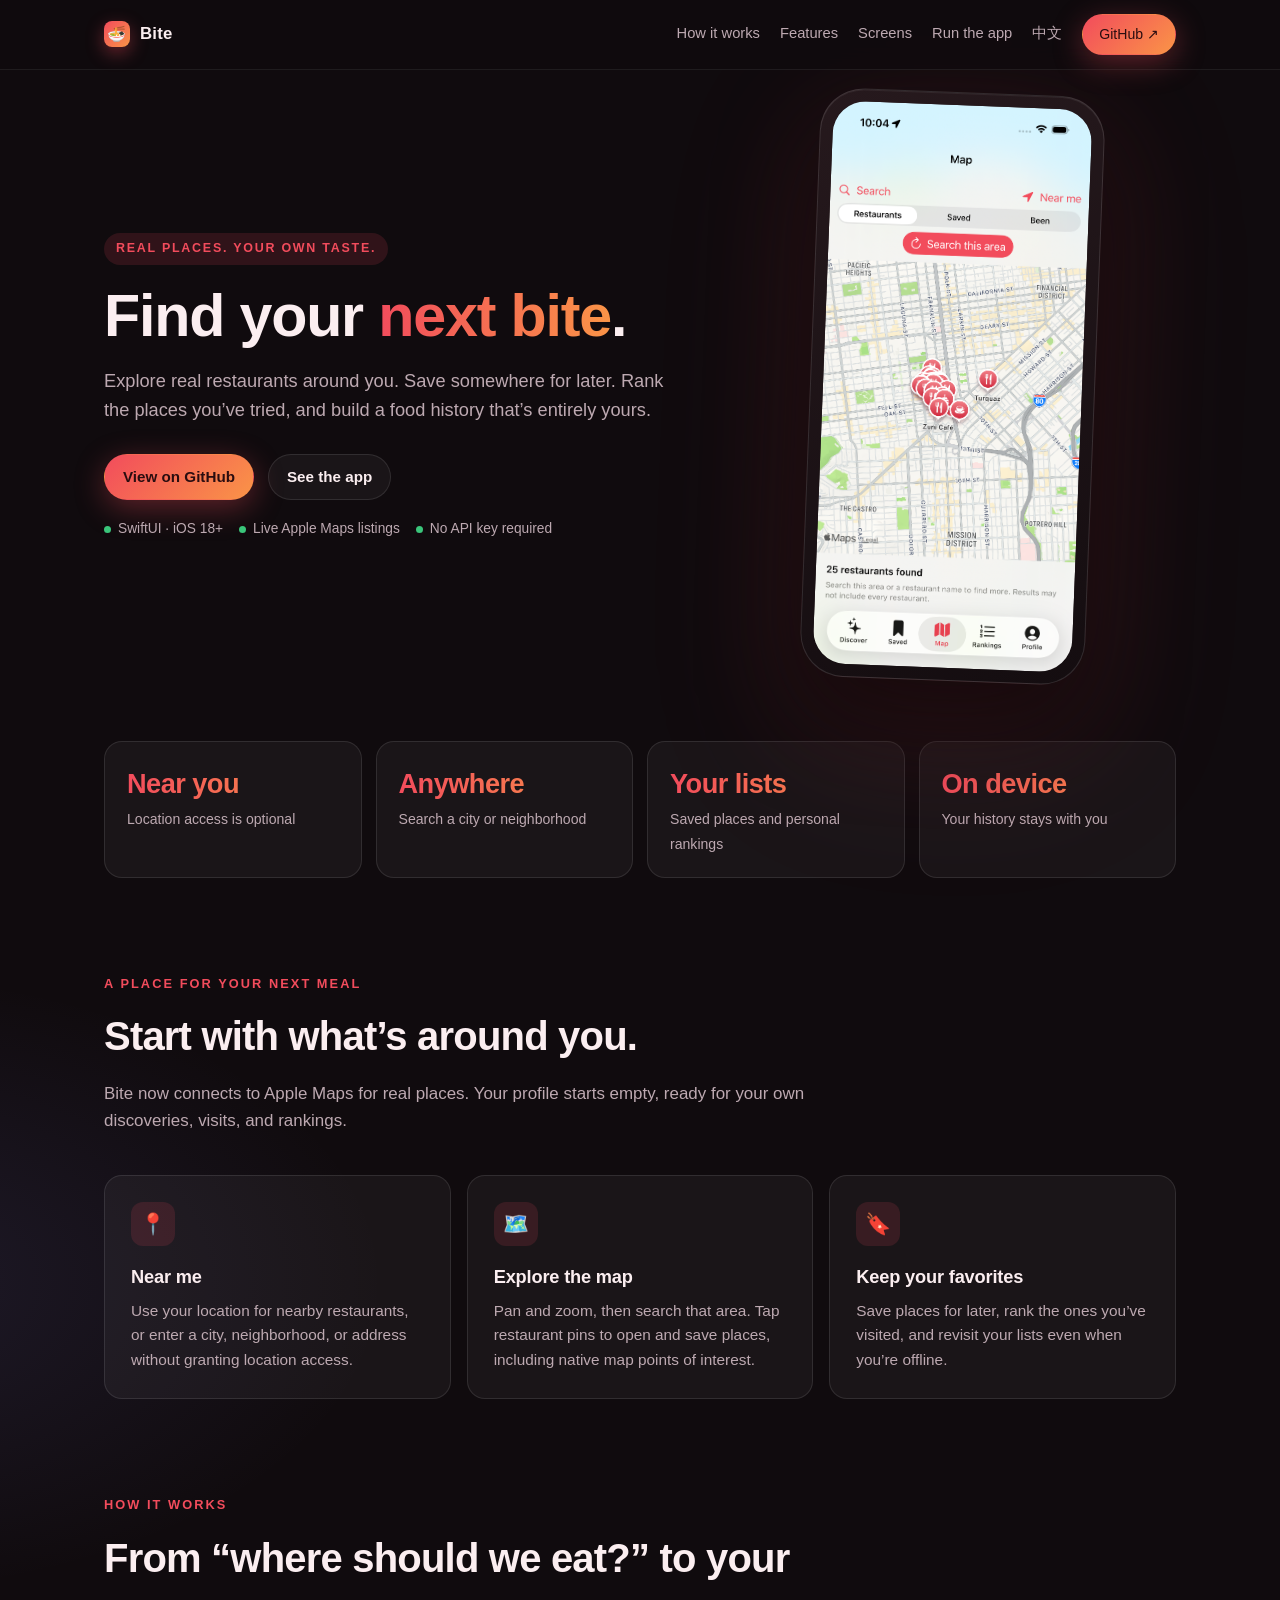
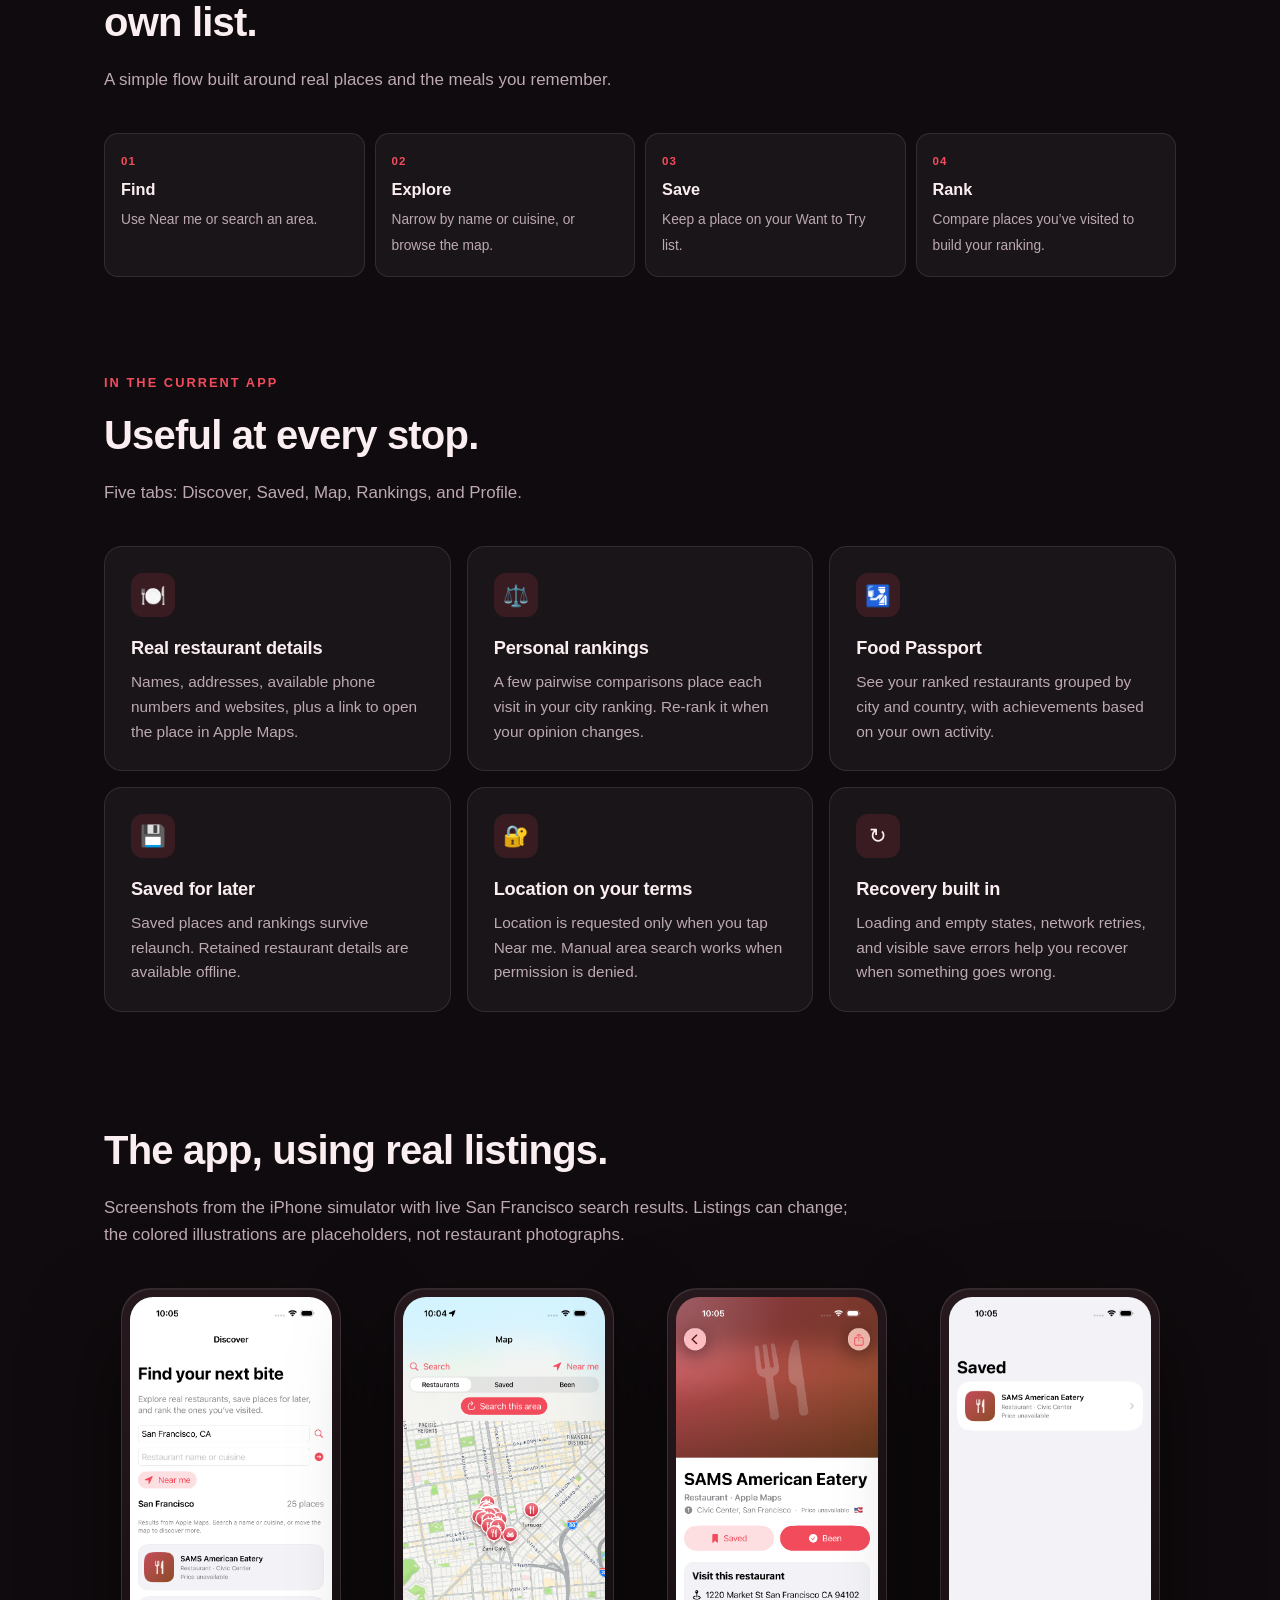
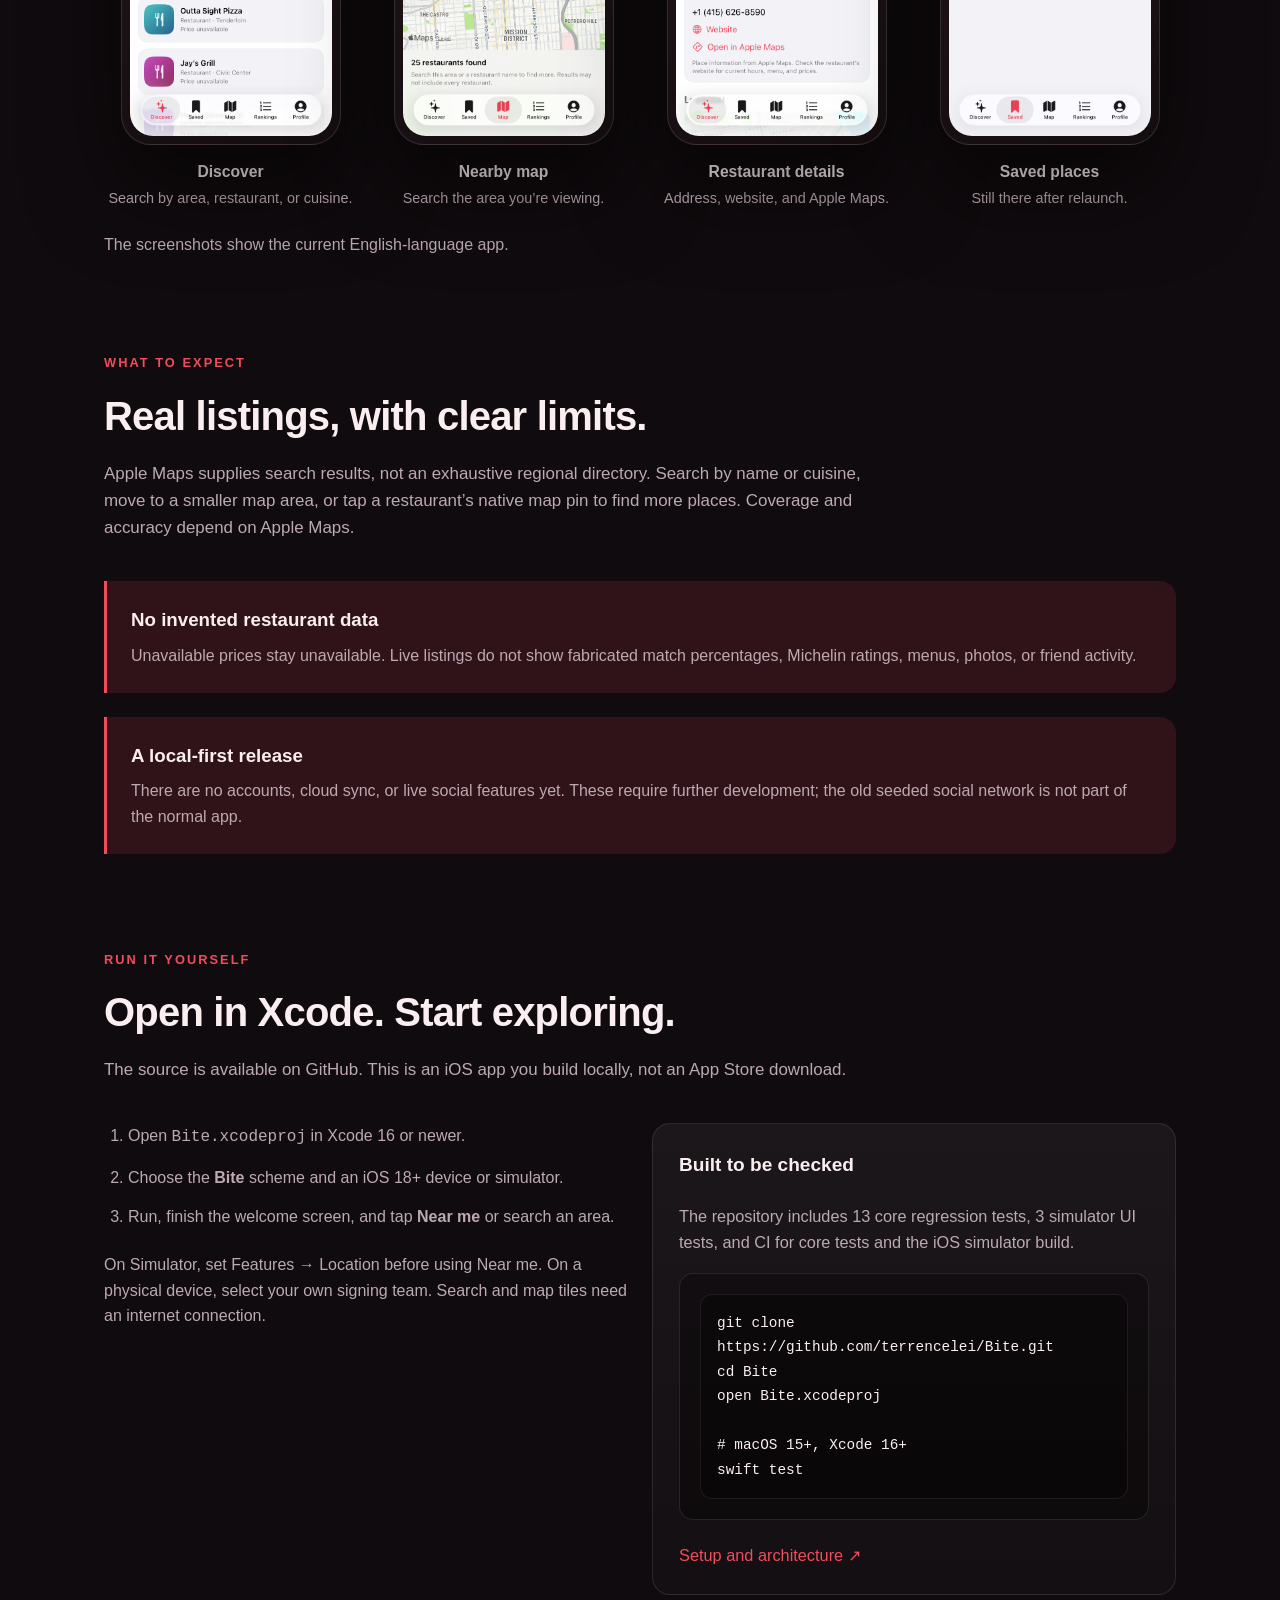
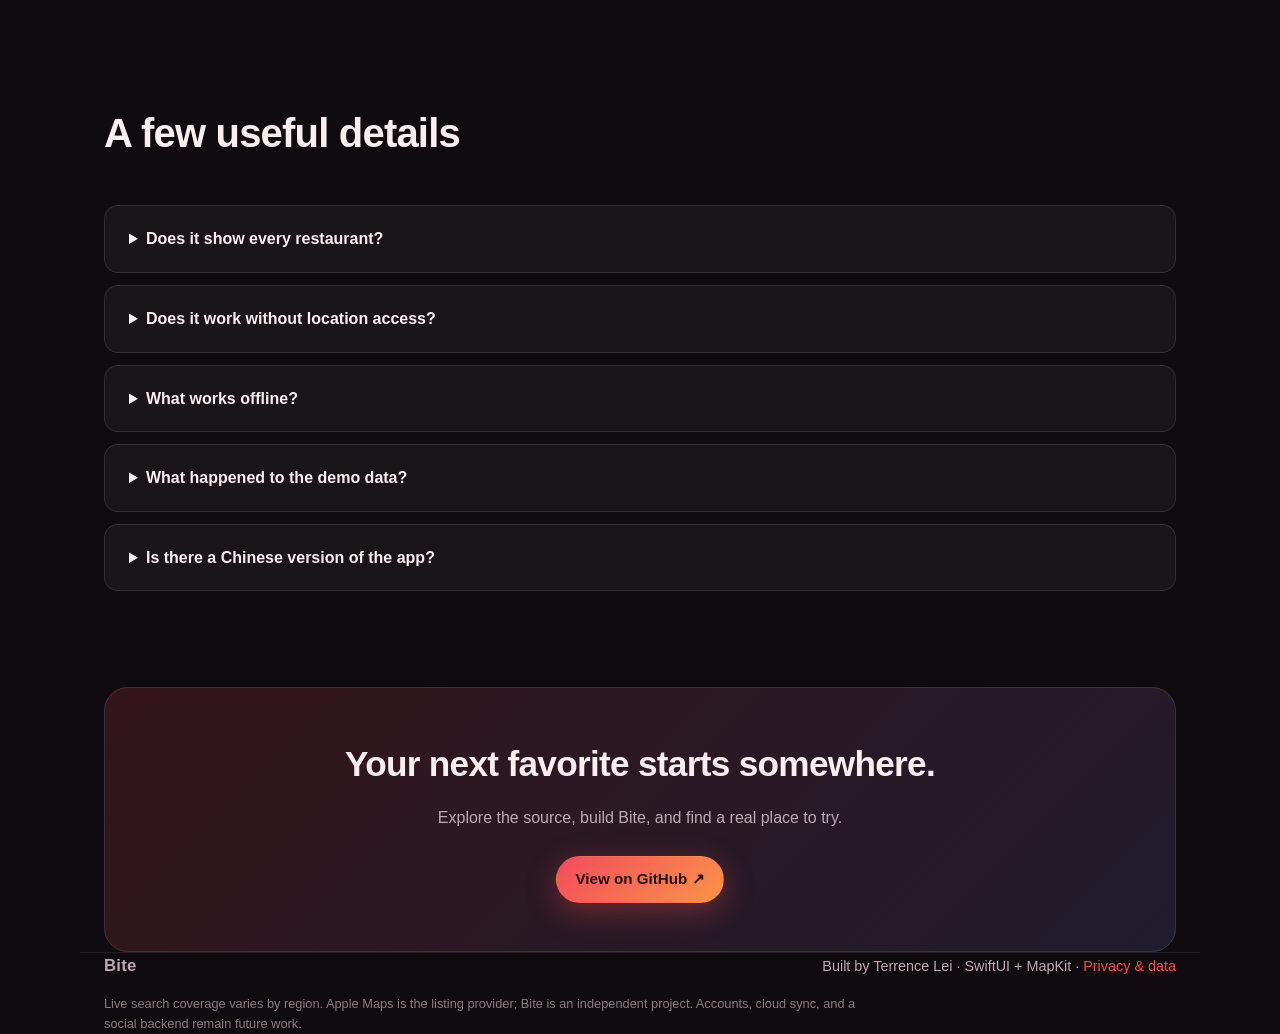
<file: docs/index.html>
<!doctype html>
<html lang="en"><head>
<meta charset="utf-8"><meta name="viewport" content="width=device-width,initial-scale=1">
<title>Bite — real restaurants, your next bite</title><meta name="description" content="Discover real restaurants with Apple Maps, find places near you, save your next stop, and build personal rankings. A local-first iOS app.">
<link rel="canonical" href="https://terrencelei.github.io/Bite/"><link rel="alternate" hreflang="en" href="https://terrencelei.github.io/Bite/"><link rel="alternate" hreflang="zh-CN" href="https://terrencelei.github.io/Bite/zh/">
<meta property="og:title" content="Bite — real restaurants, your next bite"><meta property="og:description" content="Discover real restaurants with Apple Maps, find places near you, save your next stop, and build personal rankings. A local-first iOS app."><meta property="og:type" content="website"><meta property="og:url" content="https://terrencelei.github.io/Bite/"><meta property="og:image" content="https://terrencelei.github.io/Bite/assets/live/map.png"><meta name="twitter:card" content="summary_large_image">
<link rel="icon" href="assets/icon.png"><link rel="stylesheet" href="assets/site.css">
</head><body>
<a class="skip" href="#main">Skip to content</a>
<nav aria-label="Main navigation"><div class="nav-inner"><a class="logo" href="./"><span class="mark" aria-hidden="true">🍜</span>Bite</a><div class="nav-links"><a class="hide-sm" href="#how">How it works</a><a class="hide-sm" href="#features">Features</a><a class="hide-sm" href="#screens">Screens</a><a class="hide-sm" href="#run">Run the app</a><a href="zh/" lang="zh-CN">中文</a><a class="btn primary" href="https://github.com/terrencelei/Bite">GitHub ↗</a></div></div></nav>
<header class="wrap"><div class="hero"><div><span class="eyebrow">Real places. Your own taste.</span><h1>Find your <span class="grad">next bite</span>.</h1><p class="lede">Explore real restaurants around you. Save somewhere for later. Rank the places you’ve tried, and build a food history that’s entirely yours.</p><div class="hero-cta"><a class="btn primary" href="https://github.com/terrencelei/Bite">View on GitHub</a><a class="btn ghost" href="#screens">See the app</a></div><div class="hero-note"><span><i aria-hidden="true"></i>SwiftUI · iOS 18+</span><span><i aria-hidden="true"></i>Live Apple Maps listings</span><span><i aria-hidden="true"></i>No API key required</span></div></div><div class="hero-device"><div class="device tilt"><img src="assets/live/map.png" width="1206" height="2622" alt="Bite map showing nearby San Francisco restaurant pins" fetchpriority="high"></div></div></div><div class="stats"><div class="stats-grid"><div class="stat"><b>Near you</b><span>Location access is optional</span></div><div class="stat"><b>Anywhere</b><span>Search a city or neighborhood</span></div><div class="stat"><b>Your lists</b><span>Saved places and personal rankings</span></div><div class="stat"><b>On device</b><span>Your history stays with you</span></div></div></div></header>
<main class="wrap" id="main">
<section id="idea"><div class="sec-head"><div class="tag">A place for your next meal</div><h2>Start with what’s around you.</h2><p>Bite now connects to Apple Maps for real places. Your profile starts empty, ready for your own discoveries, visits, and rankings.</p></div><div class="cards"><article class="card"><div class="ic" aria-hidden="true">📍</div><h3>Near me</h3><p>Use your location for nearby restaurants, or enter a city, neighborhood, or address without granting location access.</p></article><article class="card"><div class="ic" aria-hidden="true">🗺️</div><h3>Explore the map</h3><p>Pan and zoom, then search that area. Tap restaurant pins to open and save places, including native map points of interest.</p></article><article class="card"><div class="ic" aria-hidden="true">🔖</div><h3>Keep your favorites</h3><p>Save places for later, rank the ones you’ve visited, and revisit your lists even when you’re offline.</p></article></div></section>
<section id="how"><div class="sec-head"><div class="tag">How it works</div><h2>From “where should we eat?” to your own list.</h2><p>A simple flow built around real places and the meals you remember.</p></div><div class="loop"><div class="loop-step"><div class="n">01</div><b>Find</b><span>Use Near me or search an area.</span></div><div class="loop-step"><div class="n">02</div><b>Explore</b><span>Narrow by name or cuisine, or browse the map.</span></div><div class="loop-step"><div class="n">03</div><b>Save</b><span>Keep a place on your Want to Try list.</span></div><div class="loop-step"><div class="n">04</div><b>Rank</b><span>Compare places you’ve visited to build your ranking.</span></div></div></section>
<section id="features"><div class="sec-head"><div class="tag">In the current app</div><h2>Useful at every stop.</h2><p>Five tabs: Discover, Saved, Map, Rankings, and Profile.</p></div><div class="cards"><article class="card"><div class="ic" aria-hidden="true">🍽️</div><h3>Real restaurant details</h3><p>Names, addresses, available phone numbers and websites, plus a link to open the place in Apple Maps.</p></article><article class="card"><div class="ic" aria-hidden="true">⚖️</div><h3>Personal rankings</h3><p>A few pairwise comparisons place each visit in your city ranking. Re-rank it when your opinion changes.</p></article><article class="card"><div class="ic" aria-hidden="true">🛂</div><h3>Food Passport</h3><p>See your ranked restaurants grouped by city and country, with achievements based on your own activity.</p></article><article class="card"><div class="ic" aria-hidden="true">💾</div><h3>Saved for later</h3><p>Saved places and rankings survive relaunch. Retained restaurant details are available offline.</p></article><article class="card"><div class="ic" aria-hidden="true">🔐</div><h3>Location on your terms</h3><p>Location is requested only when you tap Near me. Manual area search works when permission is denied.</p></article><article class="card"><div class="ic" aria-hidden="true">↻</div><h3>Recovery built in</h3><p>Loading and empty states, network retries, and visible save errors help you recover when something goes wrong.</p></article></div></section>
<section id="screens"><div class="sec-head"><h2>The app, using real listings.</h2><p>Screenshots from the iPhone simulator with live San Francisco search results. Listings can change; the colored illustrations are placeholders, not restaurant photographs.</p></div><div class="gallery"><figure class="shot"><div class="device"><img src="assets/live/discover.png" alt="Bite Discover showing real San Francisco restaurants" width="1206" height="2622" loading="lazy"></div><figcaption><p><b>Discover</b>Search by area, restaurant, or cuisine.</p></figcaption></figure><figure class="shot"><div class="device"><img src="assets/live/map.png" alt="Bite map showing nearby San Francisco restaurant pins" width="1206" height="2622" loading="lazy"></div><figcaption><p><b>Nearby map</b>Search the area you’re viewing.</p></figcaption></figure><figure class="shot"><div class="device"><img src="assets/live/detail.png" alt="Bite detail page for SAMS American Eatery" width="1206" height="2622" loading="lazy"></div><figcaption><p><b>Restaurant details</b>Address, website, and Apple Maps.</p></figcaption></figure><figure class="shot"><div class="device"><img src="assets/live/saved.png" alt="Bite saved restaurant list after relaunch" width="1206" height="2622" loading="lazy"></div><figcaption><p><b>Saved places</b>Still there after relaunch.</p></figcaption></figure></div><p class="note">The screenshots show the current English-language app.</p></section>
<section id="coverage"><div class="sec-head"><div class="tag">What to expect</div><h2>Real listings, with clear limits.</h2><p>Apple Maps supplies search results, not an exhaustive regional directory. Search by name or cuisine, move to a smaller map area, or tap a restaurant’s native map pin to find more places. Coverage and accuracy depend on Apple Maps.</p></div><div class="limit"><h3>No invented restaurant data</h3><p>Unavailable prices stay unavailable. Live listings do not show fabricated match percentages, Michelin ratings, menus, photos, or friend activity.</p></div><div class="limit"><h3>A local-first release</h3><p>There are no accounts, cloud sync, or live social features yet. These require further development; the old seeded social network is not part of the normal app.</p></div></section>
<section id="run"><div class="sec-head"><div class="tag">Run it yourself</div><h2>Open in Xcode. Start exploring.</h2><p>The source is available on GitHub. This is an iOS app you build locally, not an App Store download.</p></div><div class="setup"><div><ol><li>Open <code>Bite.xcodeproj</code> in Xcode 16 or newer.</li><li>Choose the <b>Bite</b> scheme and an iOS 18+ device or simulator.</li><li>Run, finish the welcome screen, and tap <b>Near me</b> or search an area.</li></ol><p class="note">On Simulator, set Features → Location before using Near me. On a physical device, select your own signing team. Search and map tiles need an internet connection.</p></div><div class="formula"><h3>Built to be checked</h3><p class="note">The repository includes 13 core regression tests, 3 simulator UI tests, and CI for core tests and the iOS simulator build.</p><pre><code>git clone https://github.com/terrencelei/Bite.git
cd Bite
open Bite.xcodeproj

# macOS 15+, Xcode 16+
swift test</code></pre><p class="note"><a href="https://github.com/terrencelei/Bite#run">Setup and architecture ↗</a></p></div></div></section>
<section id="faq"><div class="sec-head"><h2>A few useful details</h2></div><div class="faq"><details><summary>Does it show every restaurant?</summary><p>No. Apple Maps returns a selection of search results. Bite displays all returned listings within the requested area, and you can also open native restaurant pins on the map.</p></details><details><summary>Does it work without location access?</summary><p>Yes. Search a city, neighborhood, or address manually. Near me requests a one-time location fix only when you choose it.</p></details><details><summary>What works offline?</summary><p>Your saved restaurant details and rankings remain available. New searches, map tiles, and external websites require a connection.</p></details><details><summary>What happened to the demo data?</summary><p>The old prototype data file is preserved separately and is not imported into your live profile. Fictional friends and seeded rankings do not appear in the normal app.</p></details><details><summary>Is there a Chinese version of the app?</summary><p>This website has English and Chinese pages. The current app interface and these screenshots are in English; full app localization is not implemented.</p></details></div></section>
<div class="band"><h2>Your next favorite starts somewhere.</h2><p>Explore the source, build Bite, and find a real place to try.</p><a class="btn primary" href="https://github.com/terrencelei/Bite">View on GitHub ↗</a></div>
</main><footer class="wrap"><div class="foot-inner"><span class="logo">Bite</span><span>Built by Terrence Lei · SwiftUI + MapKit · <a href="https://github.com/terrencelei/Bite/blob/main/PRIVACY.md">Privacy &amp; data</a></span></div><p class="disclaimer">Live search coverage varies by region. Apple Maps is the listing provider; Bite is an independent project. Accounts, cloud sync, and a social backend remain future work.</p></footer>
</body></html>
</file>
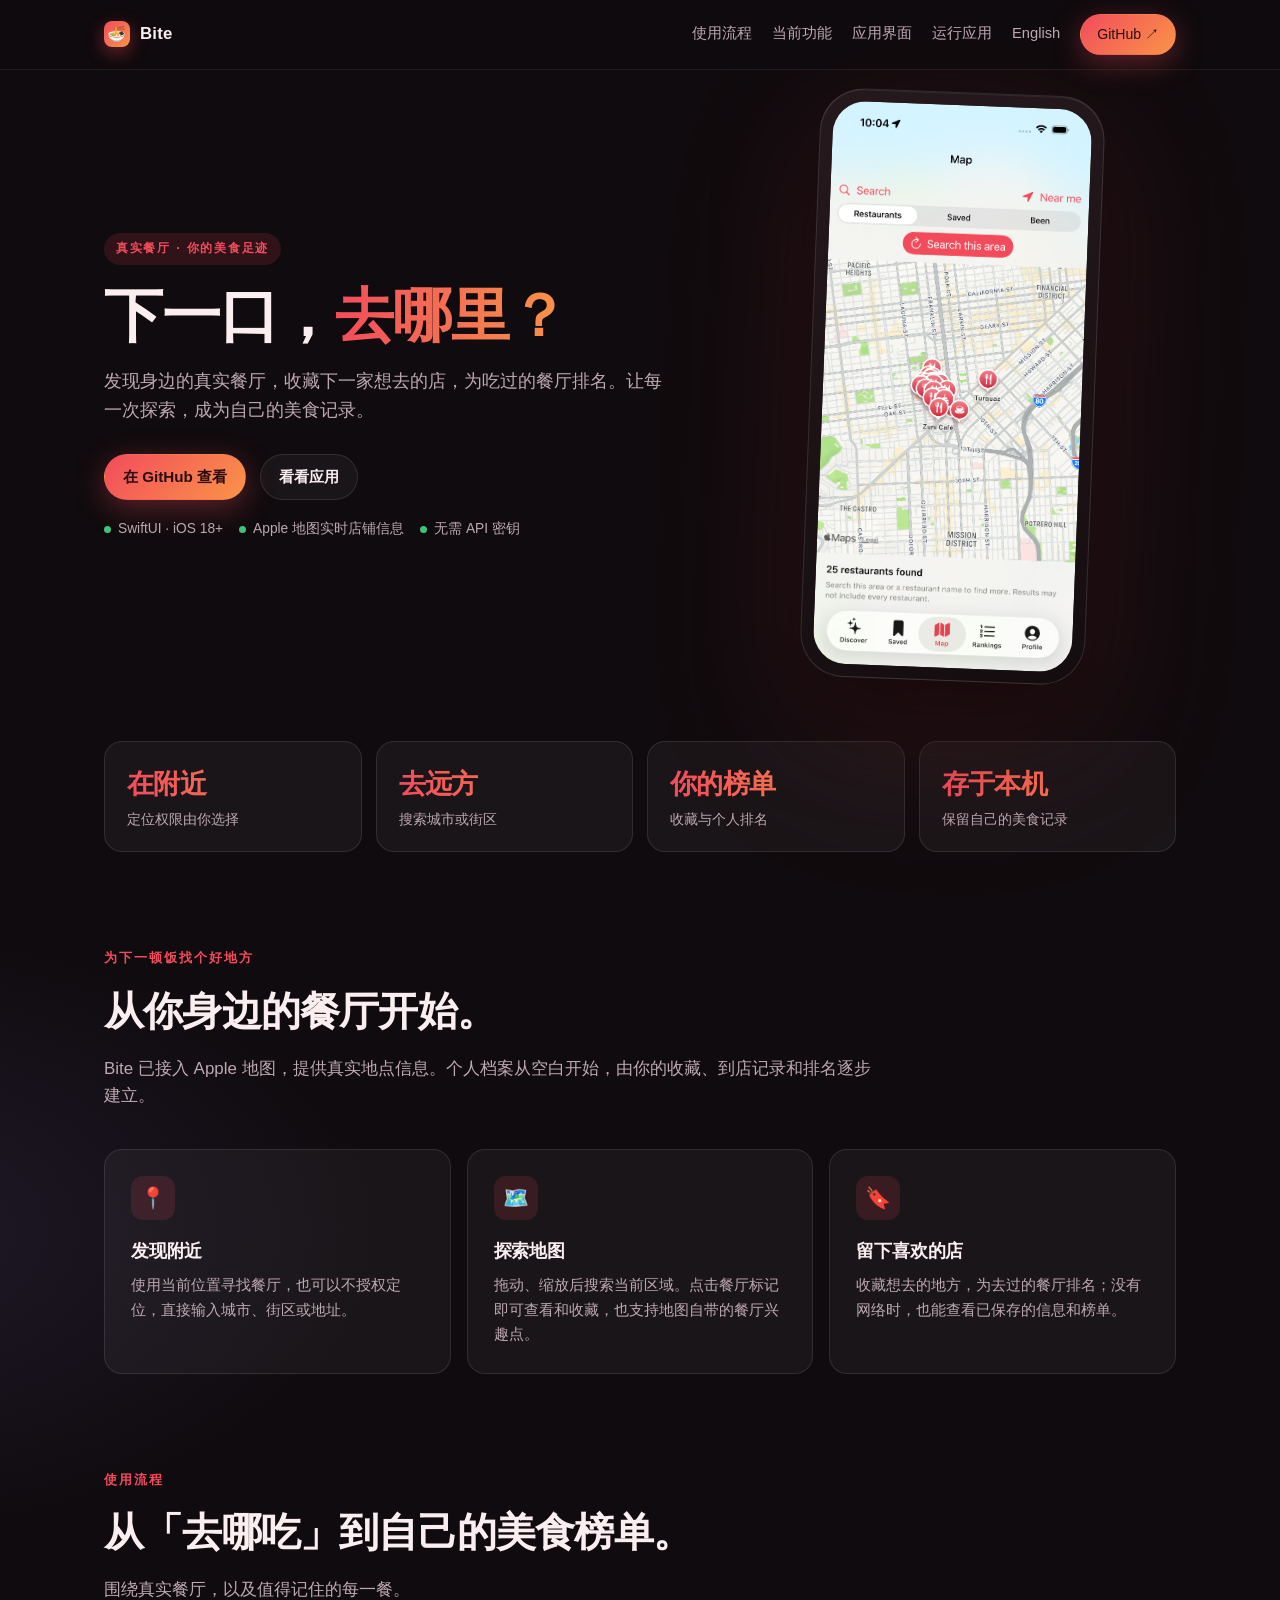
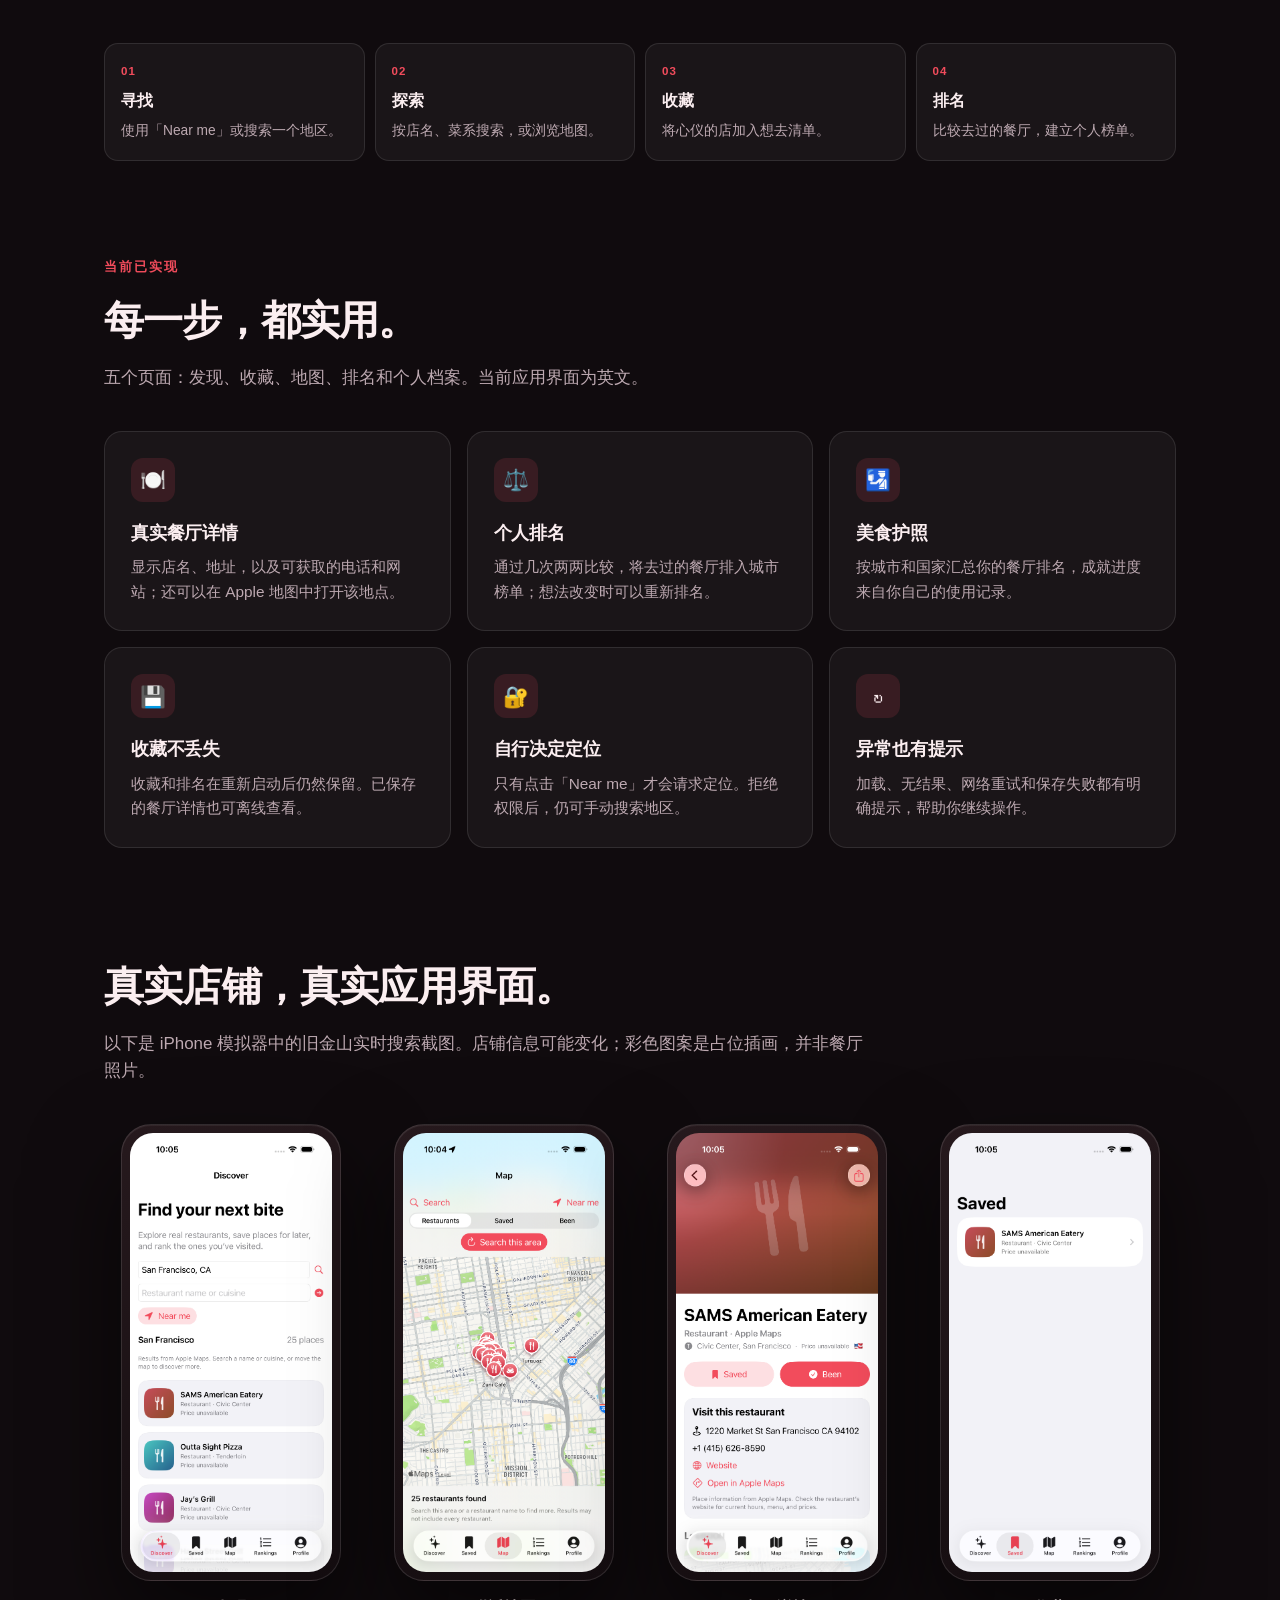
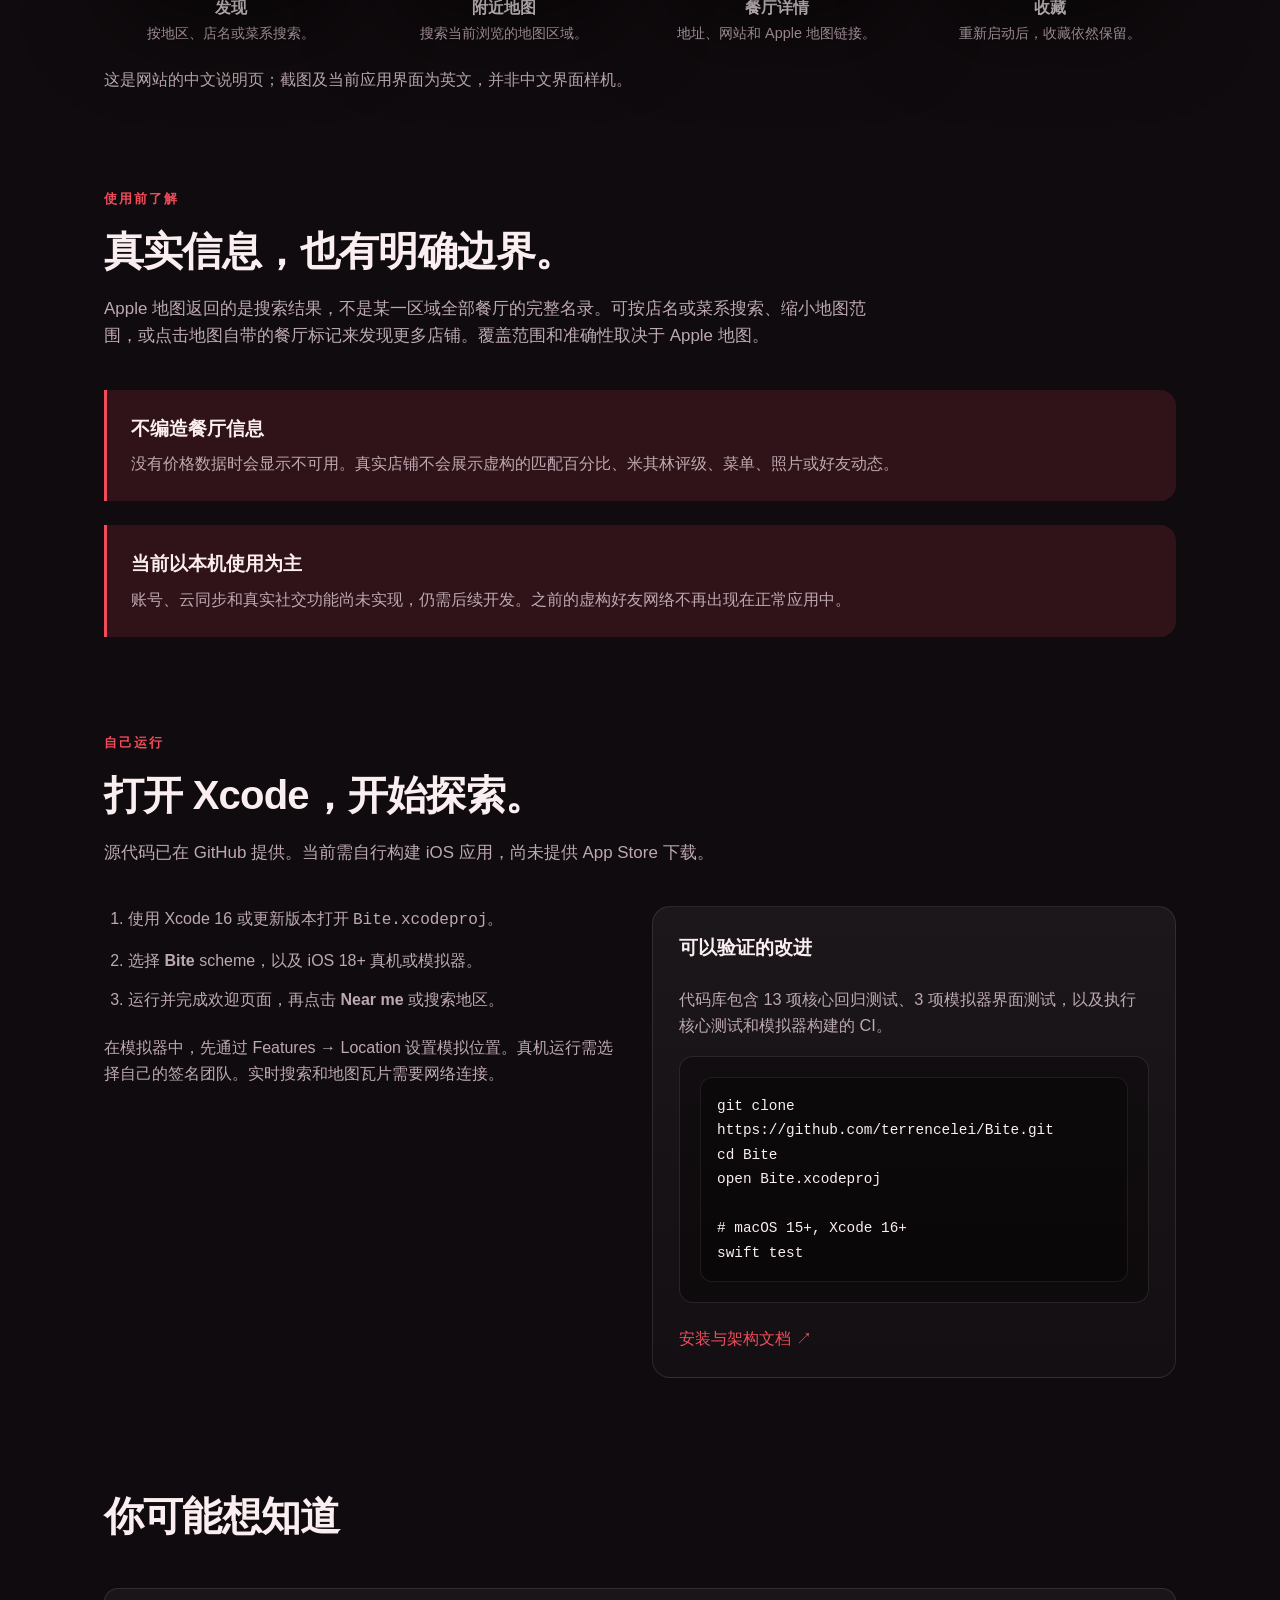
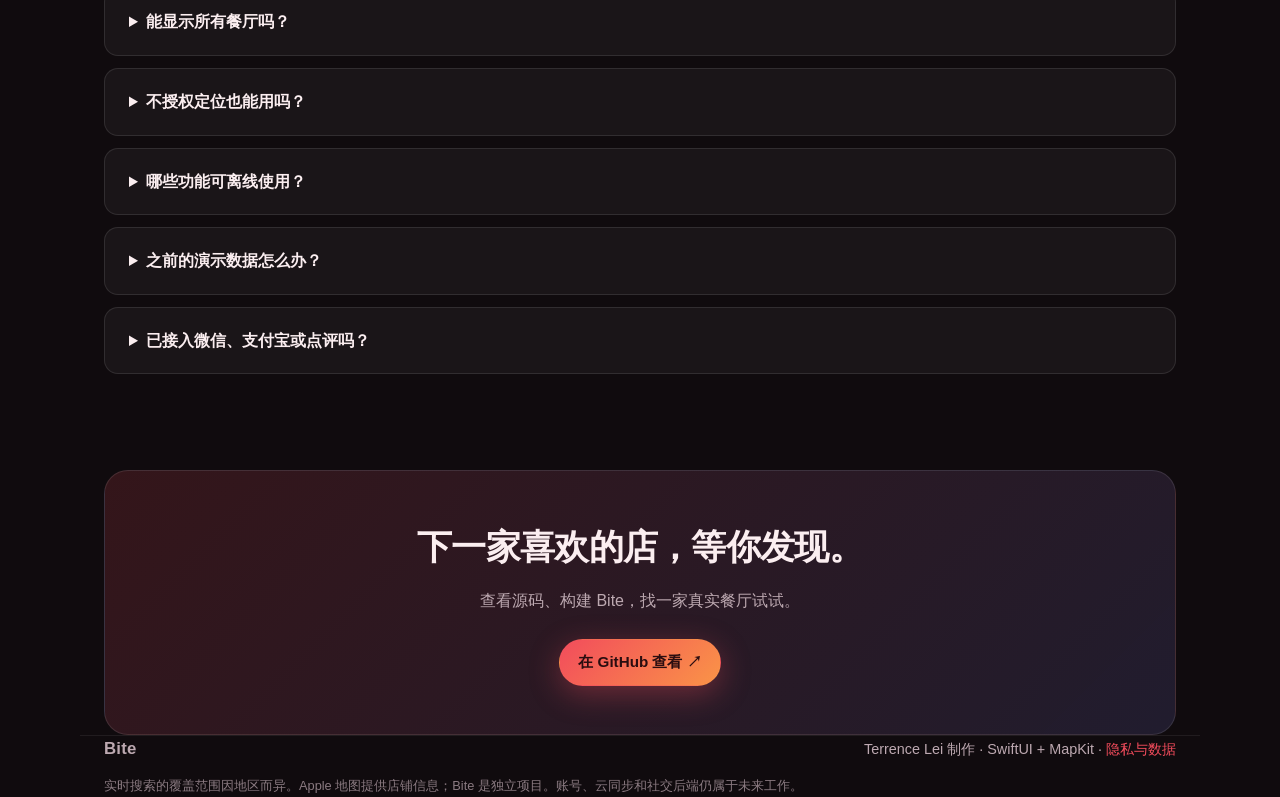
<file: docs/zh/index.html>
<!doctype html>
<html lang="zh-CN"><head>
<meta charset="utf-8"><meta name="viewport" content="width=device-width,initial-scale=1">
<title>Bite 对味 — 发现真实餐厅，记录自己的口味</title><meta name="description" content="通过 Apple 地图发现附近真实餐厅，搜索城市和街区，收藏想去的店，并建立个人排名。使用 SwiftUI 开发的 iOS 应用。">
<link rel="canonical" href="https://terrencelei.github.io/Bite/zh/"><link rel="alternate" hreflang="en" href="https://terrencelei.github.io/Bite/"><link rel="alternate" hreflang="zh-CN" href="https://terrencelei.github.io/Bite/zh/">
<meta property="og:title" content="Bite 对味 — 发现真实餐厅，记录自己的口味"><meta property="og:description" content="通过 Apple 地图发现附近真实餐厅，搜索城市和街区，收藏想去的店，并建立个人排名。使用 SwiftUI 开发的 iOS 应用。"><meta property="og:type" content="website"><meta property="og:url" content="https://terrencelei.github.io/Bite/zh/"><meta property="og:image" content="https://terrencelei.github.io/Bite/assets/live/map.png"><meta name="twitter:card" content="summary_large_image">
<link rel="icon" href="../assets/icon.png"><link rel="stylesheet" href="../assets/site.css">
</head><body>
<a class="skip" href="#main">跳到正文</a>
<nav aria-label="主导航"><div class="nav-inner"><a class="logo" href="../"><span class="mark" aria-hidden="true">🍜</span>Bite</a><div class="nav-links"><a class="hide-sm" href="#how">使用流程</a><a class="hide-sm" href="#features">当前功能</a><a class="hide-sm" href="#screens">应用界面</a><a class="hide-sm" href="#run">运行应用</a><a href="../" lang="en">English</a><a class="btn primary" href="https://github.com/terrencelei/Bite">GitHub ↗</a></div></div></nav>
<header class="wrap"><div class="hero"><div><span class="eyebrow">真实餐厅 · 你的美食足迹</span><h1>下一口，<span class="grad">去哪里？</span></h1><p class="lede">发现身边的真实餐厅，收藏下一家想去的店，为吃过的餐厅排名。让每一次探索，成为自己的美食记录。</p><div class="hero-cta"><a class="btn primary" href="https://github.com/terrencelei/Bite">在 GitHub 查看</a><a class="btn ghost" href="#screens">看看应用</a></div><div class="hero-note"><span><i aria-hidden="true"></i>SwiftUI · iOS 18+</span><span><i aria-hidden="true"></i>Apple 地图实时店铺信息</span><span><i aria-hidden="true"></i>无需 API 密钥</span></div></div><div class="hero-device"><div class="device tilt"><img src="../assets/live/map.png" width="1206" height="2622" alt="Bite 地图上的旧金山附近餐厅标记" fetchpriority="high"></div></div></div><div class="stats"><div class="stats-grid"><div class="stat"><b>在附近</b><span>定位权限由你选择</span></div><div class="stat"><b>去远方</b><span>搜索城市或街区</span></div><div class="stat"><b>你的榜单</b><span>收藏与个人排名</span></div><div class="stat"><b>存于本机</b><span>保留自己的美食记录</span></div></div></div></header>
<main class="wrap" id="main">
<section id="idea"><div class="sec-head"><div class="tag">为下一顿饭找个好地方</div><h2>从你身边的餐厅开始。</h2><p>Bite 已接入 Apple 地图，提供真实地点信息。个人档案从空白开始，由你的收藏、到店记录和排名逐步建立。</p></div><div class="cards"><article class="card"><div class="ic" aria-hidden="true">📍</div><h3>发现附近</h3><p>使用当前位置寻找餐厅，也可以不授权定位，直接输入城市、街区或地址。</p></article><article class="card"><div class="ic" aria-hidden="true">🗺️</div><h3>探索地图</h3><p>拖动、缩放后搜索当前区域。点击餐厅标记即可查看和收藏，也支持地图自带的餐厅兴趣点。</p></article><article class="card"><div class="ic" aria-hidden="true">🔖</div><h3>留下喜欢的店</h3><p>收藏想去的地方，为去过的餐厅排名；没有网络时，也能查看已保存的信息和榜单。</p></article></div></section>
<section id="how"><div class="sec-head"><div class="tag">使用流程</div><h2>从「去哪吃」到自己的美食榜单。</h2><p>围绕真实餐厅，以及值得记住的每一餐。</p></div><div class="loop"><div class="loop-step"><div class="n">01</div><b>寻找</b><span>使用「Near me」或搜索一个地区。</span></div><div class="loop-step"><div class="n">02</div><b>探索</b><span>按店名、菜系搜索，或浏览地图。</span></div><div class="loop-step"><div class="n">03</div><b>收藏</b><span>将心仪的店加入想去清单。</span></div><div class="loop-step"><div class="n">04</div><b>排名</b><span>比较去过的餐厅，建立个人榜单。</span></div></div></section>
<section id="features"><div class="sec-head"><div class="tag">当前已实现</div><h2>每一步，都实用。</h2><p>五个页面：发现、收藏、地图、排名和个人档案。当前应用界面为英文。</p></div><div class="cards"><article class="card"><div class="ic" aria-hidden="true">🍽️</div><h3>真实餐厅详情</h3><p>显示店名、地址，以及可获取的电话和网站；还可以在 Apple 地图中打开该地点。</p></article><article class="card"><div class="ic" aria-hidden="true">⚖️</div><h3>个人排名</h3><p>通过几次两两比较，将去过的餐厅排入城市榜单；想法改变时可以重新排名。</p></article><article class="card"><div class="ic" aria-hidden="true">🛂</div><h3>美食护照</h3><p>按城市和国家汇总你的餐厅排名，成就进度来自你自己的使用记录。</p></article><article class="card"><div class="ic" aria-hidden="true">💾</div><h3>收藏不丢失</h3><p>收藏和排名在重新启动后仍然保留。已保存的餐厅详情也可离线查看。</p></article><article class="card"><div class="ic" aria-hidden="true">🔐</div><h3>自行决定定位</h3><p>只有点击「Near me」才会请求定位。拒绝权限后，仍可手动搜索地区。</p></article><article class="card"><div class="ic" aria-hidden="true">↻</div><h3>异常也有提示</h3><p>加载、无结果、网络重试和保存失败都有明确提示，帮助你继续操作。</p></article></div></section>
<section id="screens"><div class="sec-head"><h2>真实店铺，真实应用界面。</h2><p>以下是 iPhone 模拟器中的旧金山实时搜索截图。店铺信息可能变化；彩色图案是占位插画，并非餐厅照片。</p></div><div class="gallery"><figure class="shot"><div class="device"><img src="../assets/live/discover.png" alt="Bite 发现页中的旧金山真实餐厅" width="1206" height="2622" loading="lazy"></div><figcaption><p><b>发现</b>按地区、店名或菜系搜索。</p></figcaption></figure><figure class="shot"><div class="device"><img src="../assets/live/map.png" alt="Bite 地图上的旧金山附近餐厅标记" width="1206" height="2622" loading="lazy"></div><figcaption><p><b>附近地图</b>搜索当前浏览的地图区域。</p></figcaption></figure><figure class="shot"><div class="device"><img src="../assets/live/detail.png" alt="SAMS American Eatery 的真实餐厅详情" width="1206" height="2622" loading="lazy"></div><figcaption><p><b>餐厅详情</b>地址、网站和 Apple 地图链接。</p></figcaption></figure><figure class="shot"><div class="device"><img src="../assets/live/saved.png" alt="重新启动后的 Bite 收藏列表" width="1206" height="2622" loading="lazy"></div><figcaption><p><b>收藏</b>重新启动后，收藏依然保留。</p></figcaption></figure></div><p class="note">这是网站的中文说明页；截图及当前应用界面为英文，并非中文界面样机。</p></section>
<section id="coverage"><div class="sec-head"><div class="tag">使用前了解</div><h2>真实信息，也有明确边界。</h2><p>Apple 地图返回的是搜索结果，不是某一区域全部餐厅的完整名录。可按店名或菜系搜索、缩小地图范围，或点击地图自带的餐厅标记来发现更多店铺。覆盖范围和准确性取决于 Apple 地图。</p></div><div class="limit"><h3>不编造餐厅信息</h3><p>没有价格数据时会显示不可用。真实店铺不会展示虚构的匹配百分比、米其林评级、菜单、照片或好友动态。</p></div><div class="limit"><h3>当前以本机使用为主</h3><p>账号、云同步和真实社交功能尚未实现，仍需后续开发。之前的虚构好友网络不再出现在正常应用中。</p></div></section>
<section id="run"><div class="sec-head"><div class="tag">自己运行</div><h2>打开 Xcode，开始探索。</h2><p>源代码已在 GitHub 提供。当前需自行构建 iOS 应用，尚未提供 App Store 下载。</p></div><div class="setup"><div><ol><li>使用 Xcode 16 或更新版本打开 <code>Bite.xcodeproj</code>。</li><li>选择 <b>Bite</b> scheme，以及 iOS 18+ 真机或模拟器。</li><li>运行并完成欢迎页面，再点击 <b>Near me</b> 或搜索地区。</li></ol><p class="note">在模拟器中，先通过 Features → Location 设置模拟位置。真机运行需选择自己的签名团队。实时搜索和地图瓦片需要网络连接。</p></div><div class="formula"><h3>可以验证的改进</h3><p class="note">代码库包含 13 项核心回归测试、3 项模拟器界面测试，以及执行核心测试和模拟器构建的 CI。</p><pre><code>git clone https://github.com/terrencelei/Bite.git
cd Bite
open Bite.xcodeproj

# macOS 15+, Xcode 16+
swift test</code></pre><p class="note"><a href="https://github.com/terrencelei/Bite#run">安装与架构文档 ↗</a></p></div></div></section>
<section id="faq"><div class="sec-head"><h2>你可能想知道</h2></div><div class="faq"><details><summary>能显示所有餐厅吗？</summary><p>不能保证。Apple 地图会返回一组搜索结果，Bite 显示其中位于请求区域内的全部店铺；你也可以直接打开地图自带的餐厅标记。</p></details><details><summary>不授权定位也能用吗？</summary><p>可以。手动搜索城市、街区或地址即可。只有主动选择 Near me 时，应用才会请求一次当前位置。</p></details><details><summary>哪些功能可离线使用？</summary><p>已保存的餐厅详情和排名可离线查看。新搜索、地图瓦片和外部网站需要网络。</p></details><details><summary>之前的演示数据怎么办？</summary><p>旧原型的数据文件单独保留，不会导入新的个人档案。虚构好友和预置排名不会出现在正常应用中。</p></details><details><summary>已接入微信、支付宝或点评吗？</summary><p>尚未接入。旧中文页面展示的生态整合只是概念设想，不是当前功能。当前应用也尚未完成中文本地化。</p></details></div></section>
<div class="band"><h2>下一家喜欢的店，等你发现。</h2><p>查看源码、构建 Bite，找一家真实餐厅试试。</p><a class="btn primary" href="https://github.com/terrencelei/Bite">在 GitHub 查看 ↗</a></div>
</main><footer class="wrap"><div class="foot-inner"><span class="logo">Bite</span><span>Terrence Lei 制作 · SwiftUI + MapKit · <a href="https://github.com/terrencelei/Bite/blob/main/PRIVACY.md">隐私与数据</a></span></div><p class="disclaimer">实时搜索的覆盖范围因地区而异。Apple 地图提供店铺信息；Bite 是独立项目。账号、云同步和社交后端仍属于未来工作。</p></footer>
</body></html>
</file>
<file: docs/assets/site.css>
:root{
    --bg:#100b0e;
    --bg2:#181017;
    --panel:rgba(255,255,255,.045);
    --panel-edge:rgba(255,255,255,.10);
    --ink:#fbeef0;
    --muted:#bda9b1;
    --coral:#f24c5c;
    --coral-soft:rgba(242,76,92,.14);
    --saffron:#fa9447;
    --indigo:#8b88f2;
    --green:#3ac57a;
    --radius:18px;
    --maxw:1120px;
    --nav-clearance:92px;
    --hero-top-gap:150px;
  }
  *{box-sizing:border-box;margin:0;padding:0}
  html{scroll-behavior:smooth}
  body{
    font-family:-apple-system,BlinkMacSystemFont,"Segoe UI",Roboto,Inter,Helvetica,Arial,sans-serif;
    background:
      radial-gradient(1100px 520px at 78% -12%, rgba(242,76,92,.14), transparent 60%),
      radial-gradient(900px 520px at -12% 22%, rgba(139,136,242,.12), transparent 60%),
      var(--bg);
    color:var(--ink);
    line-height:1.6;
    padding-top:var(--nav-clearance);
    -webkit-font-smoothing:antialiased;
  }
  a{color:inherit;text-decoration:none}
  .wrap{max-width:var(--maxw);margin:0 auto;padding:0 24px}

  /* ── nav ─────────────────────────────────────────── */
  nav{
    position:fixed;top:0;left:0;right:0;z-index:100;
    background:rgba(16,11,14,.66);
    backdrop-filter:blur(14px);-webkit-backdrop-filter:blur(14px);
    border-bottom:1px solid rgba(255,255,255,.07);
  }
  .nav-inner{max-width:var(--maxw);margin:0 auto;padding:14px 24px;display:flex;align-items:center;gap:22px}
  .logo{font-weight:800;letter-spacing:.2px;display:flex;align-items:center;gap:10px;font-size:1.05rem}
  .logo .mark{width:26px;height:26px;border-radius:8px;display:grid;place-items:center;
    background:linear-gradient(135deg,var(--coral),var(--saffron));box-shadow:0 6px 18px rgba(242,76,92,.4);font-size:.95rem}
  .nav-links{display:flex;gap:20px;margin-left:auto;align-items:center}
  .nav-links a{color:var(--muted);font-size:.92rem;font-weight:500;transition:color .2s}
  .nav-links a:hover{color:var(--ink)}
  .btn{
    display:inline-flex;align-items:center;gap:8px;
    padding:10px 18px;border-radius:999px;font-weight:600;font-size:.95rem;
    border:1px solid var(--panel-edge);transition:transform .15s ease, background .2s, border-color .2s;
  }
  .btn:hover{transform:translateY(-1px)}
  .btn.primary{background:linear-gradient(135deg,var(--coral),var(--saffron));color:#2a0d10;border-color:transparent;box-shadow:0 8px 30px rgba(242,76,92,.35)}
  .btn.ghost{background:var(--panel)}
  .btn.ghost:hover{border-color:rgba(255,255,255,.24)}
  .nav-links .btn{padding:8px 16px;font-size:.88rem}
  @media(max-width:720px){.nav-links a.hide-sm{display:none}}

  /* ── hero ────────────────────────────────────────── */
  header{padding:var(--hero-top-gap) 0 30px}
  .hero{display:grid;grid-template-columns:1.05fr .82fr;gap:52px;align-items:center}
  .eyebrow{display:inline-flex;align-items:center;gap:8px;color:var(--coral);font-weight:700;
    font-size:.78rem;letter-spacing:.14em;text-transform:uppercase;
    background:var(--coral-soft);padding:6px 12px;border-radius:999px}
  h1{font-size:clamp(2.3rem,5.2vw,3.7rem);line-height:1.06;letter-spacing:-.02em;margin:20px 0 18px;font-weight:800}
  h1 .grad{background:linear-gradient(90deg,var(--coral),var(--saffron));-webkit-background-clip:text;background-clip:text;color:transparent}
  .lede{color:var(--muted);font-size:1.14rem;max-width:34em}
  .lede b{color:var(--ink);font-weight:600}
  .hero-cta{display:flex;gap:14px;margin-top:30px;flex-wrap:wrap}
  .hero-note{margin-top:18px;color:var(--muted);font-size:.86rem;display:flex;gap:16px;flex-wrap:wrap}
  .hero-note span{display:inline-flex;align-items:center;gap:7px}
  .hero-note i{width:7px;height:7px;border-radius:50%;background:var(--green);display:inline-block}

  /* ── device frame ────────────────────────────────── */
  .device{
    position:relative;width:100%;max-width:300px;margin:0 auto;
    border-radius:44px;padding:12px;
    background:linear-gradient(160deg,#26191d,#140d10);
    border:1px solid rgba(255,255,255,.12);
    box-shadow:0 40px 90px rgba(0,0,0,.55), inset 0 1px 0 rgba(255,255,255,.06);
  }
  .device::before{content:"";position:absolute;top:20px;left:50%;transform:translateX(-50%);
    width:96px;height:26px;background:#0a0608;border-radius:999px;z-index:3}
  .device img{display:block;width:100%;border-radius:33px}
  .device.tilt{transform:rotate(2.2deg)}
  .hero-device{filter:drop-shadow(0 30px 60px rgba(242,76,92,.18))}

  /* ── stats strip ─────────────────────────────────── */
  .stats{margin:60px 0 0}
  .stats-grid{display:grid;grid-template-columns:repeat(auto-fit,minmax(190px,1fr));gap:14px}
  .stat{background:var(--panel);border:1px solid var(--panel-edge);border-radius:var(--radius);padding:20px 22px}
  .stat b{display:block;font-size:1.7rem;letter-spacing:-.02em;
    background:linear-gradient(90deg,var(--coral),var(--saffron));-webkit-background-clip:text;background-clip:text;color:transparent}
  .stat span{color:var(--muted);font-size:.88rem}

  /* ── sections ────────────────────────────────────── */
  section{padding:96px 0 0;scroll-margin-top:calc(var(--nav-clearance) + 16px)}
  .sec-head{max-width:48em;margin-bottom:40px}
  .sec-head .tag{color:var(--coral);font-weight:700;font-size:.8rem;letter-spacing:.16em;text-transform:uppercase}
  .sec-head h2{font-size:clamp(1.7rem,3.4vw,2.5rem);letter-spacing:-.02em;margin:10px 0 12px;font-weight:800}
  .sec-head p{color:var(--muted);font-size:1.06rem}

  .cards{display:grid;grid-template-columns:repeat(3,1fr);gap:16px}
  .card{background:var(--panel);border:1px solid var(--panel-edge);border-radius:var(--radius);
    padding:26px;transition:transform .2s ease,border-color .2s}
  .card:hover{transform:translateY(-3px);border-color:rgba(242,76,92,.38)}
  .card .ic{width:44px;height:44px;border-radius:12px;display:grid;place-items:center;font-size:1.3rem;
    background:var(--coral-soft);margin-bottom:16px}
  .card h3{font-size:1.14rem;margin-bottom:8px;letter-spacing:-.01em}
  .card p{color:var(--muted);font-size:.96rem}
  @media(max-width:860px){.cards{grid-template-columns:1fr}}

  /* ── loop / how it works ─────────────────────────── */
  .loop{display:flex;flex-wrap:wrap;gap:10px;align-items:stretch}
  .loop-step{flex:1 1 140px;background:var(--panel);border:1px solid var(--panel-edge);
    border-radius:14px;padding:18px 16px;position:relative}
  .loop-step .n{font-size:.72rem;color:var(--coral);font-weight:800;letter-spacing:.1em}
  .loop-step b{display:block;margin:6px 0 4px;font-size:1.02rem}
  .loop-step span{color:var(--muted);font-size:.86rem}

  /* ── engine explainer ────────────────────────────── */
  .engine{display:grid;grid-template-columns:1.1fr .9fr;gap:28px;align-items:start}
  @media(max-width:860px){.engine{grid-template-columns:1fr}}
  .formula{background:linear-gradient(180deg,rgba(255,255,255,.05),rgba(255,255,255,.02));
    border:1px solid var(--panel-edge);border-radius:var(--radius);padding:26px;font-size:1.02rem}
  .formula code{display:block;font-family:ui-monospace,SFMono-Regular,Menlo,monospace;
    color:var(--ink);background:rgba(0,0,0,.28);border:1px solid rgba(255,255,255,.08);
    border-radius:12px;padding:16px;line-height:1.7;font-size:.9rem;overflow-x:auto}
  .formula code .w{color:var(--coral);font-weight:700}
  .formula ul{list-style:none;margin-top:18px;display:grid;gap:10px}
  .formula li{color:var(--muted);font-size:.95rem;padding-left:22px;position:relative}
  .formula li::before{content:"›";position:absolute;left:4px;color:var(--coral);font-weight:800}
  .engine-side{display:grid;gap:14px}
  .mini{background:var(--panel);border:1px solid var(--panel-edge);border-radius:14px;padding:18px 20px}
  .mini b{display:block;margin-bottom:4px}
  .mini span{color:var(--muted);font-size:.92rem}

  /* ── screens gallery ─────────────────────────────── */
  .gallery{display:grid;grid-template-columns:repeat(4,1fr);gap:20px}
  @media(max-width:980px){.gallery{grid-template-columns:repeat(2,1fr)}}
  @media(max-width:520px){.gallery{grid-template-columns:1fr}}
  .shot{text-align:center}
  .shot .device{max-width:220px}
  .shot p{margin-top:14px;color:var(--muted);font-size:.9rem}
  .shot p b{color:var(--ink);display:block;font-size:.98rem;margin-bottom:2px}

  /* ── tech strip ──────────────────────────────────── */
  .tech{display:flex;flex-wrap:wrap;gap:10px;margin-top:8px}
  .chip{background:var(--panel);border:1px solid var(--panel-edge);border-radius:999px;
    padding:9px 16px;font-size:.9rem;color:var(--muted)}
  .chip b{color:var(--ink);font-weight:600}

  /* ── cta band ────────────────────────────────────── */
  .band{margin:96px 0 0;background:linear-gradient(135deg,rgba(242,76,92,.16),rgba(139,136,242,.14));
    border:1px solid var(--panel-edge);border-radius:24px;padding:48px 40px;text-align:center}
  .band h2{font-size:clamp(1.6rem,3vw,2.2rem);letter-spacing:-.02em;margin-bottom:12px}
  .band p{color:var(--muted);max-width:40em;margin:0 auto 26px}

  footer{margin-top:80px;padding:40px 0 60px;border-top:1px solid rgba(255,255,255,.07);color:var(--muted);font-size:.9rem}
  .foot-inner{display:flex;justify-content:space-between;gap:20px;flex-wrap:wrap;align-items:center}
  .disclaimer{margin-top:14px;font-size:.8rem;color:#8a7a81;max-width:60em}

  @media(max-width:860px){
    .hero{grid-template-columns:1fr;gap:36px}
    .hero-device{order:-1}
    :root{--hero-top-gap:120px}
  }

/* Current release: shared layout for both languages. */
:root{--hero-top-gap:64px}
.device::before{display:none}
.hero-device .device{max-width:285px}
.gallery{grid-template-columns:repeat(4,minmax(0,1fr))}
.device{overflow:hidden}
.gallery .device{padding:8px;border-radius:30px}
.gallery .device img{border-radius:23px}
.note{color:var(--muted);margin-top:22px;max-width:70ch}
.limit{padding:24px;border-left:3px solid var(--coral);background:var(--coral-soft);border-radius:0 16px 16px 0;margin-top:24px}
.limit p{color:var(--muted);margin-top:8px}
.setup{display:grid;grid-template-columns:1fr 1fr;gap:24px}
.setup ol{padding-left:24px;color:var(--muted)}
.setup li{margin-bottom:14px}
.setup code{font-family:ui-monospace,monospace;overflow-wrap:anywhere}
.setup pre{white-space:pre-wrap;overflow-wrap:anywhere;padding:20px;background:rgba(0,0,0,.3);border:1px solid var(--panel-edge);border-radius:14px;color:var(--ink);margin-top:18px}
.faq{display:grid;gap:12px}
details{padding:20px 24px;background:var(--panel);border:1px solid var(--panel-edge);border-radius:14px}
summary{cursor:pointer;font-weight:650}
details p{color:var(--muted);margin-top:12px;max-width:75ch}
a:focus-visible,summary:focus-visible{outline:3px solid var(--saffron);outline-offset:5px}
.skip{position:absolute;top:-100px;left:12px;background:var(--bg2);padding:12px;z-index:200}
.skip:focus{top:12px}
footer a,.note a,details a{color:var(--coral)}
@media(max-width:980px){.gallery{grid-template-columns:repeat(2,minmax(0,1fr))}}
@media(max-width:860px){:root{--hero-top-gap:40px}.hero-device{order:initial}.hero{gap:40px}.setup{grid-template-columns:1fr}}
@media(max-width:520px){.wrap{padding:0 20px}.nav-inner{padding:12px 16px;gap:12px}.nav-links{gap:14px}.nav-links .btn{padding:7px 12px}.gallery{gap:24px 12px}.shot p{font-size:.8rem}.shot p b{font-size:.9rem}.gallery .device{padding:5px;border-radius:20px}.gallery .device img{border-radius:15px}.band{padding:32px 22px}.stats-grid{grid-template-columns:1fr 1fr}.stat{padding:16px}.stat b{font-size:1.25rem}section{padding-top:64px}}
@media(prefers-reduced-motion:reduce){html{scroll-behavior:auto}*,*::before,*::after{transition:none!important;animation:none!important}.device.tilt{transform:none}}

.device img{height:auto}
</file>
